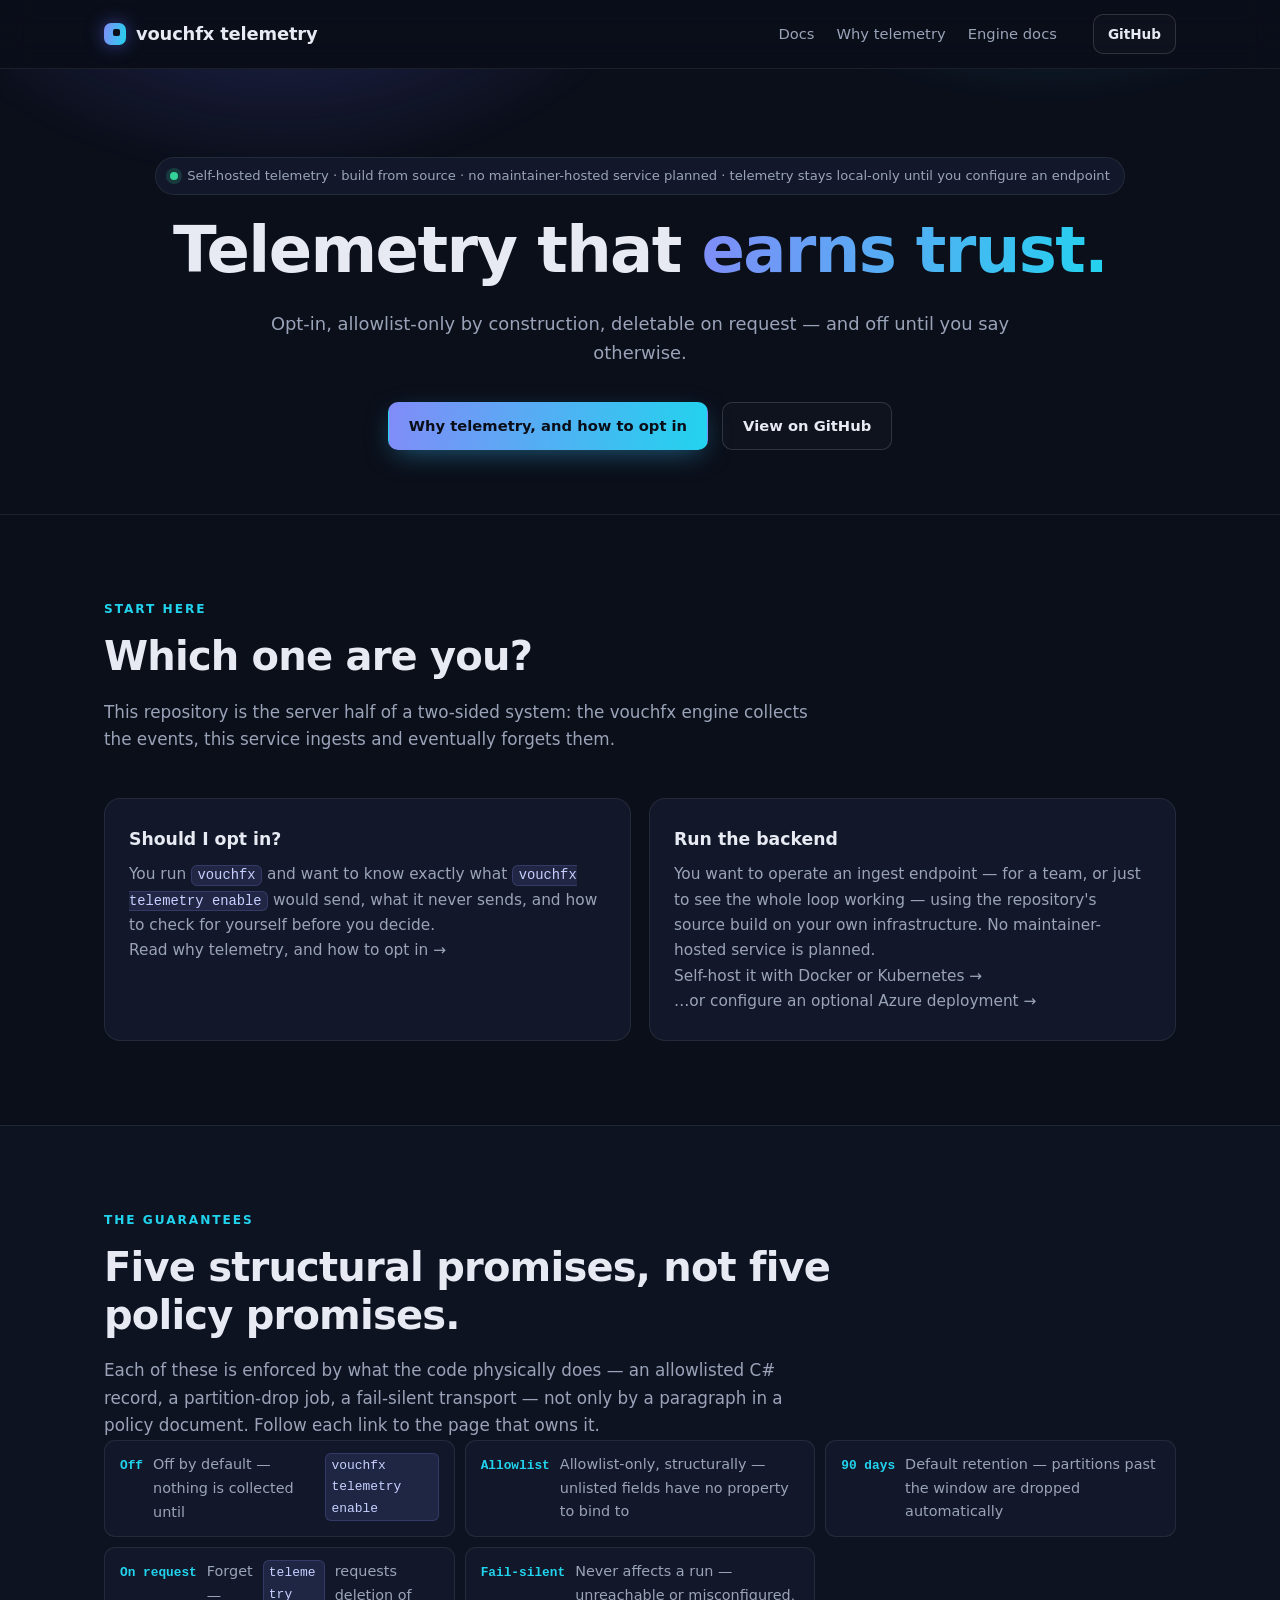
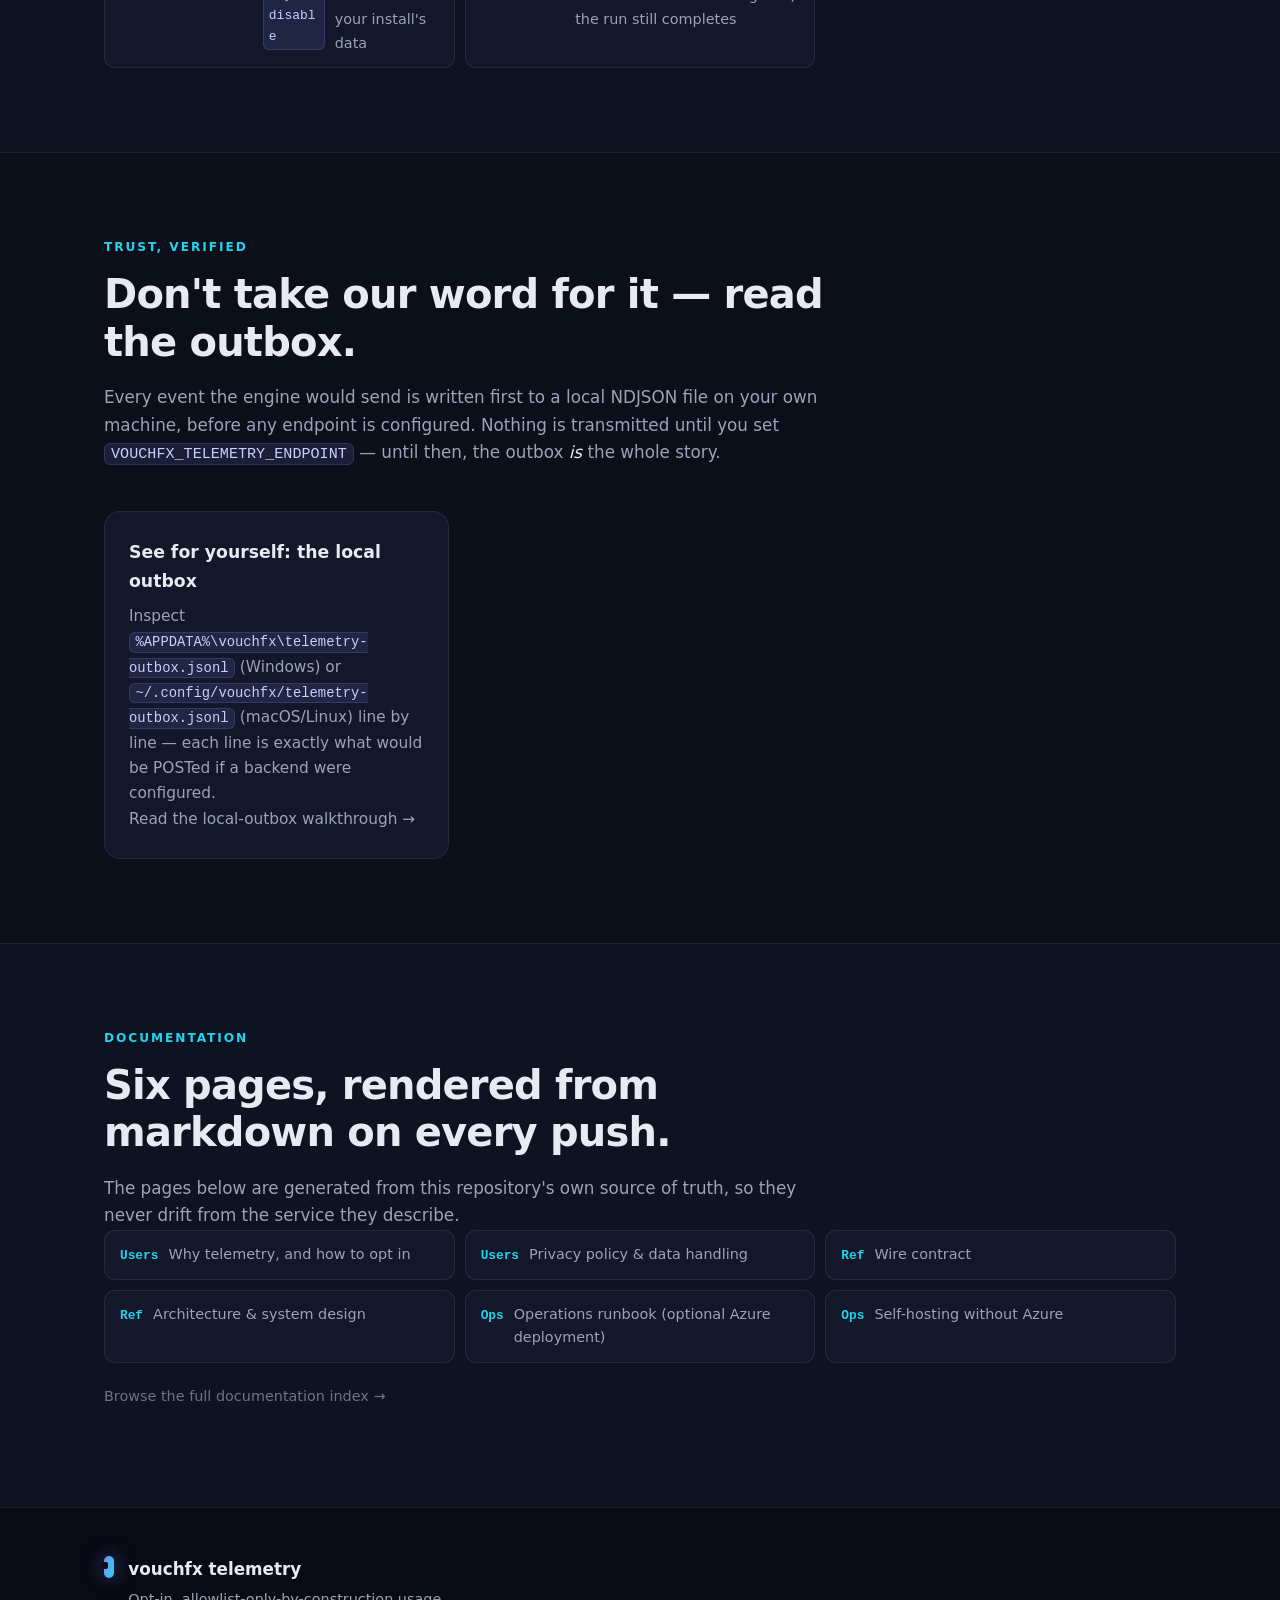
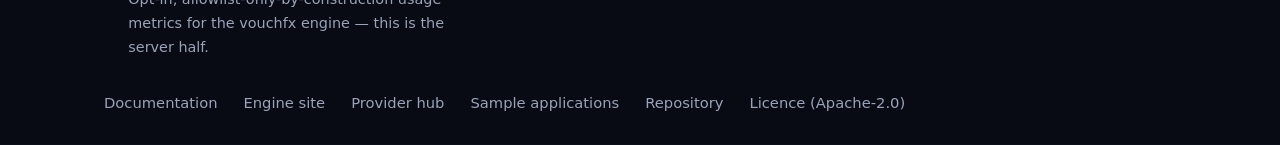
<file: site/index.html>
<!DOCTYPE html>
<html lang="en">
<head>
<meta charset="UTF-8" />
<meta name="viewport" content="width=device-width, initial-scale=1.0" />
<title>vouchfx telemetry — E2E integration testing framework, self-hosted</title>
<meta name="description" content="Self-hosted, privacy-first telemetry backend for vouchfx — the end-to-end integration testing framework. Opt-in, allowlist-only, deletable on request." />
<link rel="canonical" href="https://telemetry.vouchfx.io/" />
<meta property="og:type" content="website" />
<meta property="og:site_name" content="vouchfx telemetry" />
<meta property="og:title" content="vouchfx telemetry — E2E integration testing framework, self-hosted" />
<meta property="og:description" content="Self-hosted, privacy-first telemetry backend for vouchfx — the end-to-end integration testing framework. Opt-in, allowlist-only, deletable on request." />
<meta property="og:url" content="https://telemetry.vouchfx.io/" />
<meta property="og:image" content="https://telemetry.vouchfx.io/og-image.png" />
<meta property="og:image:width" content="1200" />
<meta property="og:image:height" content="630" />
<meta property="og:image:alt" content="Opt-in, allowlist-only by construction, deletable on request — and off until you say otherwise." />
<meta name="twitter:card" content="summary_large_image" />
<meta name="twitter:title" content="vouchfx telemetry — E2E integration testing framework, self-hosted" />
<meta name="twitter:description" content="Self-hosted, privacy-first telemetry backend for vouchfx — the end-to-end integration testing framework. Opt-in, allowlist-only, deletable on request." />
<meta name="twitter:image" content="https://telemetry.vouchfx.io/og-image.png" />
<meta name="twitter:image:alt" content="Opt-in, allowlist-only by construction, deletable on request — and off until you say otherwise." />
<meta name="theme-color" content="#0b0f1a" />
<link rel="icon" href="favicon.svg" type="image/svg+xml" />
<link rel="stylesheet" href="styles.css" />
<link rel="stylesheet" href="docs.css" />
<script type="application/ld+json">
{
  "@context": "https://schema.org",
  "@type": "WebSite",
  "name": "vouchfx telemetry",
  "url": "https://telemetry.vouchfx.io/",
  "description": "Self-hosted, privacy-first telemetry backend for vouchfx — the end-to-end integration testing framework. Opt-in, allowlist-only, deletable on request.",
  "publisher": {
    "@type": "Organization",
    "name": "vouchfx",
    "url": "https://vouchfx.io/"
  }
}
</script>
</head>
<body>
<header class="nav">
  <div class="nav__inner">
    <a class="brand" href="index.html" aria-label="vouchfx telemetry home">
      <span class="brand__mark" aria-hidden="true"></span>
      <span class="brand__name">vouchfx telemetry</span>
    </a>
    <nav class="nav__links" aria-label="Primary">
      <a href="docs.html">Docs</a>
      <a href="docs/why-telemetry.html">Why telemetry</a>
      <a href="https://vouchfx.io/">Engine docs</a>
    </nav>
    <a class="btn btn--ghost nav__gh" href="https://github.com/tomas-rampas/vouchfx-telemetry-backend" target="_blank" rel="noopener noreferrer">GitHub</a>
  </div>
</header>

<section class="hero">
  <div class="hero__glow" aria-hidden="true"></div>
  <div class="container hero__inner">
    <span class="badge"><span class="badge__dot"></span> Self-hosted telemetry · build from source · no maintainer-hosted service planned · telemetry stays local-only until you configure an endpoint</span>
    <h1 class="hero__title">Telemetry that <span class="grad">earns trust.</span></h1>
    <p class="hero__lede">
      Opt-in, allowlist-only by construction, deletable on request — and off until you say otherwise.
    </p>
    <div class="hero__cta">
      <a class="btn btn--primary" href="docs/why-telemetry.html">Why telemetry, and how to opt in</a>
      <a class="btn btn--ghost" href="https://github.com/tomas-rampas/vouchfx-telemetry-backend" target="_blank" rel="noopener noreferrer">View on GitHub</a>
    </div>
  </div>
</section>

<!-- ===================== TWO PERSONAS ===================== -->
<section class="section" id="start">
  <div class="container">
    <p class="eyebrow">Start here</p>
    <h2 class="section__title">Which one are you?</h2>
    <p class="section__lede">
      This repository is the server half of a two-sided system: the vouchfx engine collects the events,
      this service ingests and eventually forgets them.
    </p>
    <div class="grid" style="grid-template-columns:repeat(2,1fr)">
      <article class="card">
        <h3>Should I opt in?</h3>
        <p>
          You run <code>vouchfx</code> and want to know exactly what <code>vouchfx telemetry enable</code>
          would send, what it never sends, and how to check for yourself before you decide.
        </p>
        <p><a href="docs/why-telemetry.html">Read why telemetry, and how to opt in →</a></p>
      </article>
      <article class="card">
        <h3>Run the backend</h3>
        <p>
          You want to operate an ingest endpoint — for a team, or just to see the whole loop working —
          using the repository's source build on your own infrastructure. No maintainer-hosted service is planned.
        </p>
        <p><a href="docs/self-hosting.html">Self-host it with Docker or Kubernetes →</a></p>
        <p><a href="docs/operations.html">…or configure an optional Azure deployment →</a></p>
      </article>
    </div>
  </div>
</section>

<!-- ===================== THE GUARANTEES ===================== -->
<section class="section section--alt" id="guarantees">
  <div class="container">
    <p class="eyebrow">The guarantees</p>
    <h2 class="section__title">Five structural promises, not five policy promises.</h2>
    <p class="section__lede">
      Each of these is enforced by what the code physically does — an allowlisted C# record, a partition-drop
      job, a fail-silent transport — not only by a paragraph in a policy document. Follow each link to the page
      that owns it.
    </p>
    <div class="doc-list">
      <a href="docs/why-telemetry.html"><b>Off</b> Off by default — nothing is collected until <code>vouchfx telemetry enable</code></a>
      <a href="docs/wire-contract.html#telemetryevent-schema"><b>Allowlist</b> Allowlist-only, structurally — unlisted fields have no property to bind to</a>
      <a href="docs/privacy.html#data-retention"><b>90 days</b> Default retention — partitions past the window are dropped automatically</a>
      <a href="docs/privacy.html#deletion-forget-workflow"><b>On request</b> Forget — <code>telemetry disable</code> requests deletion of your install's data</a>
      <a href="docs/why-telemetry.html#sending-to-a-backend"><b>Fail-silent</b> Never affects a run — unreachable or misconfigured, the run still completes</a>
    </div>
  </div>
</section>

<!-- ===================== SEE FOR YOURSELF ===================== -->
<section class="section" id="verify">
  <div class="container">
    <p class="eyebrow">Trust, verified</p>
    <h2 class="section__title">Don't take our word for it — read the outbox.</h2>
    <p class="section__lede">
      Every event the engine would send is written first to a local NDJSON file on your own machine, before
      any endpoint is configured. Nothing is transmitted until you set <code>VOUCHFX_TELEMETRY_ENDPOINT</code>
      — until then, the outbox <em>is</em> the whole story.
    </p>
    <div class="grid grid--3">
      <article class="card">
        <h3>See for yourself: the local outbox</h3>
        <p>
          Inspect <code>%APPDATA%\vouchfx\telemetry-outbox.jsonl</code> (Windows) or
          <code>~/.config/vouchfx/telemetry-outbox.jsonl</code> (macOS/Linux) line by line — each line is
          exactly what would be POSTed if a backend were configured.
        </p>
        <p><a href="docs/why-telemetry.html#verify-exactly-what-would-be-sent-the-local-outbox">Read the local-outbox walkthrough →</a></p>
      </article>
    </div>
  </div>
</section>

<!-- ===================== DOCS INDEX ===================== -->
<section class="section section--alt" id="docs">
  <div class="container">
    <p class="eyebrow">Documentation</p>
    <h2 class="section__title">Six pages, rendered from markdown on every push.</h2>
    <p class="section__lede">
      The pages below are generated from this repository's own source of truth, so they never drift from the
      service they describe.
    </p>
    <div class="doc-list">
      <a href="docs/why-telemetry.html"><b>Users</b> Why telemetry, and how to opt in</a>
      <a href="docs/privacy.html"><b>Users</b> Privacy policy &amp; data handling</a>
      <a href="docs/wire-contract.html"><b>Ref</b> Wire contract</a>
      <a href="docs/architecture.html"><b>Ref</b> Architecture &amp; system design</a>
      <a href="docs/operations.html"><b>Ops</b> Operations runbook (optional Azure deployment)</a>
      <a href="docs/self-hosting.html"><b>Ops</b> Self-hosting without Azure</a>
    </div>
    <p class="note"><a href="docs.html">Browse the full documentation index →</a></p>
  </div>
</section>

<footer class="footer">
  <div class="container footer__inner">
    <div class="footer__brand">
      <span class="brand__mark" aria-hidden="true"></span>
      <div>
        <strong>vouchfx telemetry</strong>
        <p>Opt-in, allowlist-only-by-construction usage metrics for the vouchfx engine — this is the server half.</p>
      </div>
    </div>
    <div class="footer__links">
      <a href="docs.html">Documentation</a>
      <a href="https://vouchfx.io/" target="_blank" rel="noopener noreferrer">Engine site</a>
      <a href="https://providers.vouchfx.io/" target="_blank" rel="noopener noreferrer">Provider hub</a>
      <a href="https://samples.vouchfx.io/" target="_blank" rel="noopener noreferrer">Sample applications</a>
      <a href="https://github.com/tomas-rampas/vouchfx-telemetry-backend" target="_blank" rel="noopener noreferrer">Repository</a>
      <a href="https://github.com/tomas-rampas/vouchfx-telemetry-backend/blob/main/LICENSE" target="_blank" rel="noopener noreferrer">Licence (Apache-2.0)</a>
    </div>
  </div>
</footer>
</body>
</html>
</file>
<file: site/styles.css>
/* ===================== TOKENS ===================== */
:root {
  --bg:        #0b0f1a;
  --bg-alt:    #0e1322;
  --surface:   #121829;
  --surface-2: #161d31;
  --border:    rgba(255,255,255,.08);
  --border-2:  rgba(255,255,255,.14);
  --text:      #e7eaf3;
  --muted:     #9aa3b8;
  --muted-2:   #6b7488;
  --indigo:    #6366f1;
  --violet:    #818cf8;
  --cyan:      #22d3ee;
  --teal:      #2dd4bf;
  --amber:     #fbbf24;
  --green:     #34d399;
  --rose:      #fb7185;
  --grad:      linear-gradient(100deg, var(--violet) 0%, var(--cyan) 100%);
  --radius:    16px;
  --maxw:      1120px;
  /* System font stacks only — the site ships no external webfont requests. */
  --mono:      ui-monospace, "JetBrains Mono", SFMono-Regular, Menlo, Consolas, monospace;
  --sans:      system-ui, -apple-system, "Segoe UI", Roboto, "Helvetica Neue", Arial, sans-serif;
}

* { box-sizing: border-box; }
html { scroll-behavior: smooth; }
body {
  margin: 0;
  font-family: var(--sans);
  color: var(--text);
  background: var(--bg);
  line-height: 1.65;
  -webkit-font-smoothing: antialiased;
  text-rendering: optimizeLegibility;
}
a { color: inherit; text-decoration: none; }
code { font-family: var(--mono); font-size: .9em; }
:not(pre) > code {
  background: rgba(129,140,248,.12);
  border: 1px solid rgba(129,140,248,.2);
  padding: .08em .4em;
  border-radius: 6px;
  color: #c7d0ff;
  white-space: nowrap;
}
.container { max-width: var(--maxw); margin: 0 auto; padding: 0 24px; }
.grad {
  background: var(--grad);
  -webkit-background-clip: text;
  background-clip: text;
  color: transparent;
}

/* ===================== NAV ===================== */
.nav {
  position: sticky; top: 0; z-index: 50;
  backdrop-filter: blur(14px);
  background: rgba(11,15,26,.72);
  border-bottom: 1px solid var(--border);
}
.nav__inner {
  max-width: var(--maxw); margin: 0 auto;
  display: flex; align-items: center; gap: 28px;
  padding: 14px 24px;
}
.brand { display: flex; align-items: center; gap: 10px; font-weight: 700; }
.brand__mark {
  width: 22px; height: 22px; border-radius: 7px;
  background: var(--grad);
  box-shadow: 0 0 18px rgba(99,102,241,.55);
  position: relative;
}
.brand__mark::after {
  content: ""; position: absolute; inset: 6px 6px auto auto;
  width: 7px; height: 7px; border-radius: 2px; background: #0b0f1a;
}
.brand__name { font-size: 1.12rem; letter-spacing: -.01em; }
.nav__links { display: flex; gap: 22px; margin-left: auto; font-size: .92rem; color: var(--muted); }
.nav__links a { transition: color .15s; }
.nav__links a:hover { color: var(--text); }
.nav__gh { margin-left: 8px; }

/* ===================== BUTTONS / BADGE ===================== */
.btn {
  display: inline-flex; align-items: center; gap: 8px;
  font-weight: 600; font-size: .92rem;
  padding: 11px 20px; border-radius: 10px;
  border: 1px solid transparent; cursor: pointer;
  transition: transform .12s, box-shadow .2s, background .2s, border-color .2s;
  white-space: nowrap;
}
.btn--primary { background: var(--grad); color: #0a0e18; box-shadow: 0 8px 28px -8px rgba(56,189,248,.5); }
.btn--primary:hover { transform: translateY(-1px); box-shadow: 0 12px 34px -8px rgba(56,189,248,.65); }
.btn--ghost { border-color: var(--border-2); color: var(--text); background: rgba(255,255,255,.02); }
.btn--ghost:hover { border-color: var(--violet); background: rgba(129,140,248,.08); }
.nav__gh.btn { padding: 8px 14px; font-size: .85rem; }

.badge {
  display: inline-flex; align-items: center; gap: 9px;
  font-size: .82rem; font-weight: 500; color: var(--muted);
  padding: 7px 14px; border-radius: 100px;
  background: var(--surface); border: 1px solid var(--border);
}
.badge__dot {
  width: 8px; height: 8px; border-radius: 50%; background: var(--green);
  box-shadow: 0 0 0 4px rgba(52,211,153,.18);
  animation: pulse 2.4s ease-in-out infinite;
}
@keyframes pulse { 0%,100% { opacity: 1; } 50% { opacity: .45; } }

/* ===================== HERO ===================== */
.hero { position: relative; overflow: hidden; padding: 88px 0 64px; }
.hero__glow {
  position: absolute; inset: -40% 0 auto 0; height: 720px; z-index: 0;
  background:
    radial-gradient(620px 380px at 22% 8%, rgba(99,102,241,.28), transparent 60%),
    radial-gradient(560px 360px at 82% 0%, rgba(34,211,238,.22), transparent 60%);
  filter: blur(8px); pointer-events: none;
}
.hero__inner { position: relative; z-index: 1; text-align: center; }
.hero__title {
  font-size: clamp(2.3rem, 6vw, 4rem);
  line-height: 1.06; letter-spacing: -.025em; font-weight: 800;
  margin: 22px 0 0;
}
.hero__lede {
  max-width: 760px; margin: 24px auto 0;
  font-size: 1.12rem; color: var(--muted);
}
.hero__lede strong { color: var(--text); }
.hero__lede em { color: var(--violet); font-style: normal; }
.hero__cta { display: flex; gap: 14px; justify-content: center; margin-top: 34px; flex-wrap: wrap; }
.hero__not { margin-top: 30px; font-size: .92rem; color: var(--muted-2); }
.hero__not strong { color: var(--rose); }

.pipeline {
  display: flex; flex-wrap: wrap; align-items: center; justify-content: center;
  gap: 8px 10px; margin: 46px auto 0; max-width: 940px;
}
.pipeline__step {
  font-size: .82rem; color: var(--muted);
  padding: 8px 13px; border-radius: 9px;
  background: var(--surface); border: 1px solid var(--border);
}
.pipeline__step em { color: var(--violet); font-style: normal; font-weight: 600; }
.pipeline__step--hot { color: var(--text); border-color: rgba(129,140,248,.4); background: rgba(99,102,241,.1); }
.pipeline__arr { color: var(--muted-2); font-size: .9rem; }

/* ===================== SECTION SCAFFOLD ===================== */
.section { padding: 84px 0; border-top: 1px solid var(--border); }
.section--alt { background: var(--bg-alt); }
.eyebrow {
  text-transform: uppercase; letter-spacing: .16em; font-size: .76rem;
  font-weight: 600; color: var(--cyan); margin: 0 0 14px;
}
.section__title {
  font-size: clamp(1.7rem, 3.6vw, 2.5rem); letter-spacing: -.02em;
  font-weight: 700; margin: 0; max-width: 760px; line-height: 1.18;
}
.section__lede { max-width: 720px; color: var(--muted); font-size: 1.05rem; margin: 18px 0 0; }
.section__lede em { color: var(--text); font-style: italic; }

/* ===================== GRIDS / CARDS ===================== */
.grid { display: grid; gap: 18px; margin-top: 44px; }
.grid--3 { grid-template-columns: repeat(3, 1fr); }
.grid--4 { grid-template-columns: repeat(4, 1fr); }
.card {
  background: var(--surface); border: 1px solid var(--border);
  border-radius: var(--radius); padding: 26px 24px;
  transition: transform .15s, border-color .2s, background .2s;
}
.card:hover { transform: translateY(-3px); border-color: var(--border-2); background: var(--surface-2); }
.card h3 { margin: 0 0 9px; font-size: 1.08rem; }
.card p { margin: 0; color: var(--muted); font-size: .96rem; }

/* ===================== FLOW ===================== */
.flow { display: grid; grid-template-columns: repeat(5, 1fr); gap: 14px; margin-top: 44px; }
.flow__node {
  position: relative; background: var(--surface); border: 1px solid var(--border);
  border-radius: 14px; padding: 22px 18px;
}
.flow__node::before {
  content: ""; position: absolute; top: 0; left: 22px; right: 22px; height: 2px;
  background: var(--grad); border-radius: 2px; opacity: .8;
}
.flow__k { font-family: var(--mono); font-size: .8rem; color: var(--cyan); font-weight: 600; }
.flow__node h4 { margin: 8px 0 8px; font-size: 1rem; }
.flow__node p { margin: 0; color: var(--muted); font-size: .88rem; }

/* ===================== LAYERS ===================== */
.layers { margin-top: 44px; display: flex; flex-direction: column; gap: 12px; }
.layer {
  display: flex; align-items: center; gap: 20px;
  background: var(--surface); border: 1px solid var(--border);
  border-radius: 14px; padding: 18px 22px;
  transition: border-color .2s, transform .12s;
}
.layer:hover { border-color: var(--border-2); transform: translateX(4px); }
.layer__n {
  flex: none; width: 42px; height: 42px; border-radius: 11px;
  display: grid; place-items: center; font-weight: 700; font-size: 1.1rem;
  background: rgba(99,102,241,.14); color: var(--violet);
  border: 1px solid rgba(129,140,248,.3);
}
.layer__body h4 { margin: 0 0 2px; font-size: 1.05rem; }
.layer__body p { margin: 0; color: var(--muted); font-size: .94rem; }
.layers__contract {
  margin-top: 6px; text-align: center; color: var(--muted);
  font-size: .9rem; padding: 16px;
  border: 1px dashed var(--border-2); border-radius: 12px;
  background: rgba(34,211,238,.04);
}
.layers__chip {
  display: inline-block; margin-right: 10px; font-size: .7rem;
  text-transform: uppercase; letter-spacing: .12em; font-weight: 600;
  color: var(--cyan); border: 1px solid rgba(34,211,238,.35);
  padding: 2px 9px; border-radius: 100px;
}

/* ===================== CODE BLOCK ===================== */
.code {
  margin-top: 40px; border-radius: var(--radius); overflow: hidden;
  border: 1px solid var(--border); background: #0a0e18;
  box-shadow: 0 30px 80px -40px rgba(0,0,0,.8);
}
.code__bar {
  display: flex; align-items: center; gap: 8px;
  padding: 12px 16px; background: #0d1220; border-bottom: 1px solid var(--border);
}
.dot { width: 12px; height: 12px; border-radius: 50%; }
.dot--r { background: #ff5f57; } .dot--y { background: #febc2e; } .dot--g { background: #28c840; }
.code__file { margin-left: 10px; font-family: var(--mono); font-size: .82rem; color: var(--muted-2); }
.code pre { margin: 0; padding: 24px 26px; overflow-x: auto; }
.code code { font-size: .86rem; line-height: 1.7; color: #c9d2e8; white-space: pre; }

/* yaml token colours */
.k   { color: #7dd3fc; }            /* keys */
.s   { color: #fbbf24; }            /* strings */
.t   { color: #c4b5fd; }            /* types / step kinds */
.n   { color: #34d399; }            /* numbers / bools */
.c   { color: #5b647a; font-style: italic; } /* comments */
.hot { color: #fb7185; font-weight: 600; }   /* RETRY / leak call */

.note { margin-top: 22px; color: var(--muted-2); font-size: .9rem; max-width: 760px; }
.note--center { text-align: center; margin-left: auto; margin-right: auto; }

/* ===================== SPLIT (memory) ===================== */
.split { display: grid; grid-template-columns: 1fr 1fr; gap: 18px; margin-top: 40px; }
.split__bad, .split__good {
  border-radius: 14px; overflow: hidden; border: 1px solid var(--border);
  background: #0a0e18; position: relative;
}
.split__bad { border-color: rgba(251,113,133,.3); }
.split__good { border-color: rgba(52,211,153,.3); }
.split pre { margin: 0; padding: 22px 22px 24px; overflow-x: auto; }
.split code { font-size: .84rem; line-height: 1.65; color: #c9d2e8; white-space: pre; }
.split__tag {
  display: inline-block; font-size: .7rem; font-weight: 700;
  text-transform: uppercase; letter-spacing: .1em;
  padding: 6px 14px; width: 100%; box-sizing: border-box;
}
.split__tag--bad { background: rgba(251,113,133,.12); color: var(--rose); }
.split__tag--good { background: rgba(52,211,153,.12); color: var(--green); }

.stat-row { display: grid; grid-template-columns: repeat(3, 1fr); gap: 18px; margin-top: 36px; }
.stat {
  text-align: center; padding: 28px 18px; border-radius: 14px;
  background: var(--surface); border: 1px solid var(--border);
}
.stat__num {
  display: block; font-size: 2rem; font-weight: 800; letter-spacing: -.02em;
  background: var(--grad); -webkit-background-clip: text; background-clip: text; color: transparent;
}
.stat__label { display: block; margin-top: 6px; color: var(--muted); font-size: .88rem; }

/* ===================== PROVIDERS ===================== */
.providers { display: flex; flex-wrap: wrap; gap: 10px; margin-top: 40px; }
.prov {
  font-family: var(--mono); font-size: .86rem; font-weight: 500;
  padding: 9px 15px; border-radius: 10px; color: #c7d0ff;
  background: rgba(99,102,241,.1); border: 1px solid rgba(129,140,248,.28);
}

/* ===================== VERDICTS ===================== */
.verdict {
  border-radius: var(--radius); padding: 24px 22px;
  background: var(--surface); border: 1px solid var(--border);
  border-top-width: 3px;
}
.verdict h3 { margin: 0 0 8px; font-size: 1.05rem; }
.verdict p { margin: 0; color: var(--muted); font-size: .92rem; }
.verdict--pass { border-top-color: var(--green); }
.verdict--fail { border-top-color: var(--rose); }
.verdict--env  { border-top-color: var(--amber); }
.verdict--inc  { border-top-color: var(--cyan); }

/* ===================== TIMELINE ===================== */
.timeline { list-style: none; margin: 44px 0 0; padding: 0; position: relative; }
.timeline::before {
  content: ""; position: absolute; left: 11px; top: 6px; bottom: 6px;
  width: 2px; background: var(--border-2);
}
.timeline__item { position: relative; padding: 0 0 26px 44px; }
.timeline__item::before {
  content: ""; position: absolute; left: 4px; top: 4px;
  width: 16px; height: 16px; border-radius: 50%;
  background: var(--surface); border: 2px solid var(--muted-2);
}
.timeline__item--done::before { background: var(--grad); border-color: transparent; box-shadow: 0 0 0 4px rgba(99,102,241,.18); }
.timeline__badge {
  display: inline-block; font-size: .72rem; font-weight: 600;
  text-transform: uppercase; letter-spacing: .1em; color: var(--muted);
  border: 1px solid var(--border-2); padding: 3px 10px; border-radius: 100px;
}
.timeline__item--done .timeline__badge { color: var(--green); border-color: rgba(52,211,153,.4); }
.timeline__item h4 { margin: 12px 0 5px; font-size: 1.1rem; }
.timeline__item p { margin: 0; color: var(--muted); font-size: .95rem; max-width: 640px; }

/* ===================== CTA / FOOTER ===================== */
.cta { padding: 86px 0; text-align: center; position: relative; overflow: hidden; border-top: 1px solid var(--border); }
.cta::before {
  content: ""; position: absolute; inset: 0; z-index: 0;
  background: radial-gradient(620px 300px at 50% 0%, rgba(99,102,241,.2), transparent 65%);
}
.cta__inner { position: relative; z-index: 1; }
.cta h2 { font-size: clamp(1.7rem, 4vw, 2.5rem); letter-spacing: -.02em; margin: 0; }
.cta p { max-width: 600px; margin: 16px auto 0; color: var(--muted); font-size: 1.05rem; }
.cta .hero__cta { margin-top: 30px; }

.footer { background: #080b14; border-top: 1px solid var(--border); padding: 48px 0 28px; }
.footer__inner { display: flex; justify-content: space-between; gap: 32px; flex-wrap: wrap; }
.footer__brand { display: flex; gap: 14px; max-width: 360px; }
.footer__brand strong { font-size: 1.05rem; }
.footer__brand p { margin: 4px 0 0; color: var(--muted); font-size: .9rem; }
.footer__links { display: flex; flex-wrap: wrap; gap: 10px 26px; align-content: flex-start; }
.footer__links a { color: var(--muted); font-size: .92rem; transition: color .15s; }
.footer__links a:hover { color: var(--text); }
.footer__base {
  max-width: var(--maxw); margin: 36px auto 0; padding: 22px 24px 0;
  border-top: 1px solid var(--border);
  display: flex; justify-content: space-between; gap: 16px; flex-wrap: wrap;
  color: var(--muted-2); font-size: .82rem;
}

/* ===================== RESPONSIVE ===================== */
@media (max-width: 900px) {
  .grid--3, .grid--4 { grid-template-columns: 1fr 1fr; }
  .flow { grid-template-columns: 1fr 1fr; }
  .split { grid-template-columns: 1fr; }
  .stat-row { grid-template-columns: 1fr; }
  /* Keep primary navigation reachable on narrow screens instead of hiding it
     outright (there is no alternate menu) — let it drop to its own row and
     wrap, with a tighter gap/font-size so it still fits comfortably. */
  .nav__inner { flex-wrap: wrap; row-gap: 10px; }
  .nav__links { flex-wrap: wrap; width: 100%; margin-left: 0; gap: 10px 16px; font-size: .86rem; }
}
@media (max-width: 560px) {
  .grid--3, .grid--4, .flow { grid-template-columns: 1fr; }
  .section { padding: 60px 0; }
  .hero { padding: 60px 0 48px; }
  .footer__base { flex-direction: column; }
}

/* ===================== REDUCED MOTION ===================== */
/* Honour users who ask for less motion: no smooth scroll, no animation,
   and effectively-instant transitions. */
@media (prefers-reduced-motion: reduce) {
  html { scroll-behavior: auto; }
  *, *::before, *::after {
    animation-duration: .001ms !important;
    animation-iteration-count: 1 !important;
    transition-duration: .001ms !important;
    scroll-behavior: auto !important;
  }
}

/* Site-local override (telemetry landing): long inline code such as
   %APPDATA%\vouchfx\telemetry-outbox.jsonl must wrap on narrow screens.
   The copied base rule sets nowrap for short version chips; outside .prose
   the landing shows full paths, so allow wrapping there. */
.section code, .hero code, .stat code {
  white-space: normal;
  overflow-wrap: anywhere;
}
</file>
<file: site/docs.css>
/* ===================== DOC PAGES =====================
   Loaded after styles.css, so all :root tokens are available.
   Covers the documentation portal (docs.html) and the rendered
   markdown pages (docs/**, README and the project set). */

/* ---- Portal index ---- */
.portal { padding: 64px 0 96px; }
.portal__head { max-width: 760px; }
.portal__group { margin-top: 56px; }
.portal__group > h2 {
  font-size: 1.35rem; letter-spacing: -.01em; margin: 0 0 4px;
  display: flex; align-items: center; gap: 12px;
}
.portal__group > p { margin: 0 0 22px; color: var(--muted); }
.doc-cards { display: grid; grid-template-columns: repeat(2, 1fr); gap: 16px; }
.doc-card {
  display: block; padding: 22px 22px; border-radius: var(--radius);
  background: var(--surface); border: 1px solid var(--border);
  transition: transform .15s, border-color .2s, background .2s;
}
.doc-card:hover { transform: translateY(-3px); border-color: var(--violet); background: var(--surface-2); }
.doc-card__k { font-family: var(--mono); font-size: .76rem; color: var(--cyan); font-weight: 600; }
.doc-card h3 { margin: 8px 0 7px; font-size: 1.08rem; color: var(--text); }
.doc-card p { margin: 0; color: var(--muted); font-size: .92rem; }
.doc-list { display: grid; grid-template-columns: repeat(3, 1fr); gap: 10px; }
.doc-list a {
  display: flex; gap: 10px; align-items: baseline;
  padding: 12px 15px; border-radius: 11px; font-size: .9rem;
  background: var(--surface); border: 1px solid var(--border); color: var(--muted);
  transition: border-color .2s, color .2s, background .2s;
}
.doc-list a:hover { border-color: var(--violet); color: var(--text); background: var(--surface-2); }
.doc-list a b { color: var(--cyan); font-family: var(--mono); font-size: .8rem; font-weight: 600; flex: none; }

/* ---- Rendered doc layout ---- */
.doc-shell { max-width: 1240px; margin: 0 auto; padding: 0 24px; display: grid; grid-template-columns: 240px minmax(0, 1fr) 220px; gap: 40px; }
.doc-side { position: sticky; top: 72px; align-self: start; max-height: calc(100vh - 96px); overflow-y: auto; padding: 28px 0; }
.doc-side .doc-side__group { font-size: .7rem; font-weight: 700; text-transform: uppercase; letter-spacing: .14em; color: var(--muted-2); margin: 18px 0 8px; }
.doc-side .doc-side__group:first-child { margin-top: 0; }
.doc-side a { display: block; padding: 5px 10px; border-radius: 7px; font-size: .87rem; color: var(--muted); border-left: 2px solid transparent; }
.doc-side a:hover { color: var(--text); background: rgba(255,255,255,.03); }
.doc-side a.active { color: var(--text); border-left-color: var(--violet); background: rgba(129,140,248,.08); }

.doc-toc { position: sticky; top: 72px; align-self: start; max-height: calc(100vh - 96px); overflow-y: auto; padding: 28px 0; font-size: .84rem; }
.doc-toc .doc-toc__label { font-size: .7rem; font-weight: 700; text-transform: uppercase; letter-spacing: .14em; color: var(--muted-2); margin: 0 0 10px; }
.doc-toc ul { list-style: none; margin: 0; padding: 0; }
.doc-toc li { margin: 0; }
.doc-toc a { display: block; padding: 4px 0 4px 12px; color: var(--muted-2); border-left: 2px solid var(--border); line-height: 1.4; }
.doc-toc a:hover { color: var(--text); border-left-color: var(--violet); }
.doc-toc .toc-h3 a { padding-left: 24px; font-size: .8rem; }
.doc-toc .toc-h4 { display: none; }

/* ---- Prose ---- */
.doc-main { padding: 36px 0 96px; min-width: 0; }
.doc-breadcrumb { font-size: .85rem; color: var(--muted-2); margin-bottom: 18px; }
.doc-breadcrumb a { color: var(--muted); }
.doc-breadcrumb a:hover { color: var(--text); }
.prose { color: #cdd4e4; line-height: 1.72; font-size: 1rem; }
.prose > :first-child { margin-top: 0; }
/* semantic_headings=True (vouchfx-site-tools) renders a source Markdown page's
   own headings starting at a real <h1> (baselevel=1) instead of <h2>
   (baselevel=2) — every rendered heading tag is one level shallower than
   before, so these selectors are renumbered down by one (h2->h1, h3->h2,
   h4->h3, declarations unchanged verbatim) to keep the rendered appearance
   pixel-for-pixel identical. The pre-existing `.prose h1` rule is dropped:
   it was dead code under the old baselevel=2 default (no source heading
   ever rendered as a literal h1), and there is nothing shallower than h1 to
   map it to now.

   A source #### (4th-level) heading used to render as h5 — with no dedicated
   `.prose h5` rule, it fell back to the browser UA default for h5
   (font-size: .83em; margin: 1.67em 0). It now renders as a literal h4
   instead, and the UA defaults for h4 and h5 are NOT the same (h4:
   font-size 1em/margin 1.33em vs h5: .83em/1.67em) — "no dedicated rule
   either way" is therefore NOT the same appearance, and this shipped as a
   live regression on the 30 published #### headings in docs/architecture.md
   and docs/wire-contract.md, each rendering ~20% larger (UA h4 16px vs the
   previous UA h5 13.28px, 16px base). The explicit `.prose h4` rule below
   pins the old UA h5 metrics so those headings keep their pre-bump size. */
.prose h1 { font-size: 1.5rem; letter-spacing: -.01em; color: var(--text); margin: 2.2em 0 .6em; padding-top: .4em; border-top: 1px solid var(--border); }
.prose h2 { font-size: 1.2rem; color: var(--text); margin: 1.8em 0 .5em; }
.prose h3 { font-size: 1.02rem; color: var(--text); margin: 1.5em 0 .5em; }
.prose h4 { font-size: .83em; margin: 1.67em 0; }
.prose h1 a.headerlink, .prose h2 a.headerlink { opacity: 0; margin-left: 8px; color: var(--violet); text-decoration: none; font-weight: 400; }
.prose h1:hover a.headerlink, .prose h2:hover a.headerlink { opacity: 1; }
.prose p { margin: 0 0 1.1em; }
.prose a { color: #8fb6ff; text-decoration: none; border-bottom: 1px solid rgba(143,182,255,.3); }
.prose a:hover { border-bottom-color: #8fb6ff; }
.prose strong { color: var(--text); }
.prose ul, .prose ol { margin: 0 0 1.1em; padding-left: 1.4em; }
.prose li { margin: .3em 0; }
.prose blockquote {
  margin: 1.2em 0; padding: 2px 20px; color: var(--muted);
  border-left: 3px solid var(--violet); background: rgba(129,140,248,.06);
  border-radius: 0 8px 8px 0;
}
.prose hr { border: none; border-top: 1px solid var(--border); margin: 2em 0; }
.prose code { font-family: var(--mono); font-size: .86em; background: rgba(129,140,248,.12); border: 1px solid rgba(129,140,248,.2); padding: .08em .4em; border-radius: 6px; color: #c7d0ff; }
/* Long inline-code identifiers (dotted step types, file paths, …) must wrap
   rather than force horizontal scrolling on narrow screens; fenced code
   blocks (pre > code) keep their own overflow-x handling untouched below. */
.prose :not(pre) > code { white-space: normal; overflow-wrap: break-word; }
.prose pre { margin: 1.3em 0; padding: 18px 20px; background: #0a0e18; border: 1px solid var(--border); border-radius: 12px; overflow-x: auto; }
.prose pre code { background: none; border: none; padding: 0; color: #c9d2e8; font-size: .85rem; line-height: 1.6; }
.prose table { width: 100%; border-collapse: collapse; margin: 1.3em 0; font-size: .92rem; display: block; overflow-x: auto; }
.prose th, .prose td { text-align: left; padding: 9px 14px; border: 1px solid var(--border); }
.prose th { background: var(--surface-2); color: var(--text); font-weight: 600; }
.prose tr:nth-child(even) td { background: rgba(255,255,255,.02); }
.prose img { max-width: 100%; border-radius: 10px; }
.mermaid { margin: 1.4em 0; text-align: center; }

@media (max-width: 1080px) {
  .doc-shell { grid-template-columns: 220px minmax(0,1fr); }
  .doc-toc { display: none; }
}
@media (max-width: 820px) {
  .doc-shell { grid-template-columns: 1fr; gap: 0; }
  .doc-side { display: none; }
  .doc-cards, .doc-list { grid-template-columns: 1fr; }
}
</file>
